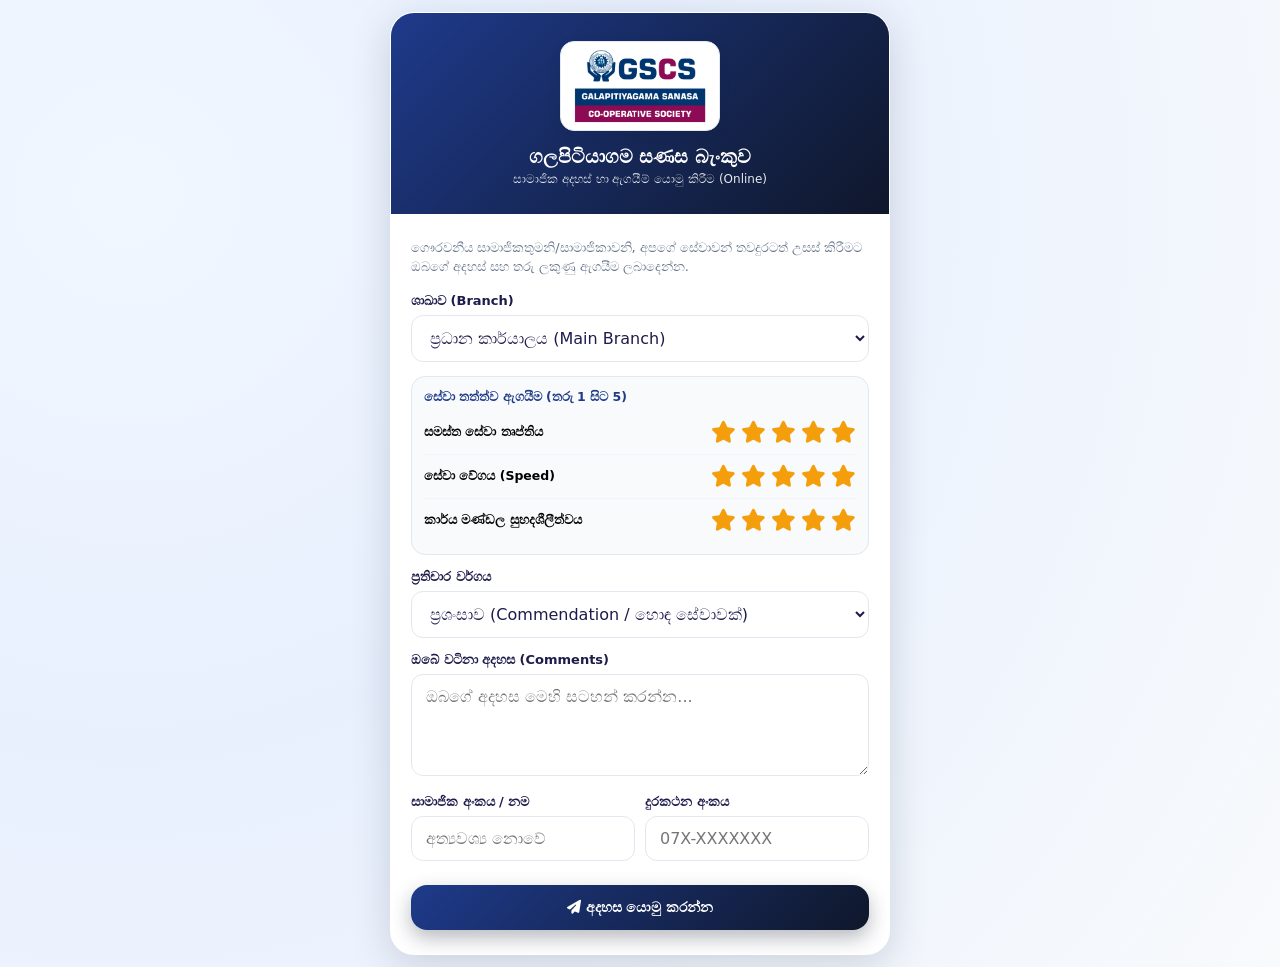
<file: feedback.html>
<!DOCTYPE html>
<html lang="si">
<head>
  <meta charset="UTF-8">
  <meta name="viewport" content="width=device-width, initial-scale=1.0, maximum-scale=1.0, user-scalable=no, viewport-fit=cover">
  <title>සාමාජික අදහස් හා ඇගයීම් Online ද්වාරය - ගලපිටියාගම සණස බැංකුව</title>
  <link rel="stylesheet" href="css/fontawesome.min.css">
  <style>
    :root {
      --primary: #1e3a8a;
      --primary-gradient: linear-gradient(135deg, #1e3a8a 0%, #0f172a 100%);
      --bg: radial-gradient(circle at 10% 20%, #f0f7ff 0%, #e8f0fe 40%, #f8fafc 100%);
      --font: 'Segoe UI', system-ui, -apple-system, sans-serif;
    }
    * {
      box-sizing: border-box;
      margin: 0;
      padding: 0;
      font-family: var(--font);
      touch-action: manipulation;
    }
    html, body {
      width: 100%;
      max-width: 100vw;
      overflow-x: hidden;
      -webkit-text-size-adjust: 100%;
      text-size-adjust: 100%;
    }
    body {
      background: var(--bg);
      min-height: 100vh;
      display: flex;
      align-items: center;
      justify-content: center;
      padding: 12px 10px;
    }
    .mobile-card {
      background: #ffffff;
      width: 100%;
      max-width: 500px;
      border-radius: 24px;
      box-shadow: 0 10px 40px rgba(15, 23, 42, 0.16);
      overflow: hidden;
      border: 1px solid rgba(255, 255, 255, 0.8);
      box-sizing: border-box;
    }
    .mobile-header {
      background: var(--primary-gradient);
      color: #fff;
      padding: 28px 20px;
      text-align: center;
    }
    .emblem {
      width: 56px;
      height: 56px;
      background: #fff;
      color: #1e3a8a;
      border-radius: 18px;
      margin: 0 auto 12px;
      display: flex;
      align-items: center;
      justify-content: center;
      font-size: 26px;
      font-weight: 800;
      box-shadow: 0 6px 14px rgba(0,0,0,0.15);
    }
    .mobile-header h2 { font-size: 19px; font-weight: 800; margin-bottom: 4px; }
    .mobile-header p { font-size: 12px; opacity: 0.9; }
    .mobile-body { padding: 24px 20px; }
    .star-row {
      display: flex;
      justify-content: space-between;
      align-items: center;
      padding: 10px 0;
      border-bottom: 1px solid #f1f5f9;
    }
    .star-stars i {
      font-size: 22px;
      color: #cbd5e1;
      cursor: pointer;
      transition: color 0.15s;
    }
    .star-stars i.active { color: #f59e0b; }
    .form-group { margin-bottom: 14px; }
    .form-label { display: block; font-size: 13px; font-weight: 700; color: #1e1b4b; margin-bottom: 6px; }
    .form-control, input, select, textarea {
      width: 100%;
      padding: 12px 14px;
      border-radius: 12px;
      border: 1.5px solid #e2e8f0;
      font-size: 16px !important; /* Prevents auto-zoom on iOS/Android */
      outline: none;
      transition: border-color 0.2s, box-shadow 0.2s;
      box-sizing: border-box;
      touch-action: manipulation;
      background-color: #ffffff;
      color: #1e1b4b;
    }
    .form-control:focus { border-color: #2563eb; box-shadow: 0 0 0 3px rgba(37, 99, 235, 0.15); }
    .submit-btn {
      width: 100%;
      padding: 14px;
      background: var(--primary-gradient);
      color: #fff;
      border: none;
      border-radius: 16px;
      font-size: 14px;
      font-weight: 700;
      cursor: pointer;
      box-shadow: 0 8px 20px rgba(15, 23, 42, 0.3);
      transition: transform 0.2s, box-shadow 0.2s;
      margin-top: 10px;
    }
    .submit-btn:hover { transform: translateY(-2px); box-shadow: 0 10px 24px rgba(15, 23, 42, 0.4); }
    .success-screen { display: none; text-align: center; padding: 40px 20px; }
  </style>
</head>
<body>

  <div class="mobile-card">
    <div class="mobile-header">
      <div class="emblem" style="background:#ffffff; border:1.5px solid #e2e8f0; border-radius:14px; padding:6px 12px; width:160px; height:auto; margin:0 auto 14px; display:flex; align-items:center; justify-content:center; box-shadow:0 4px 14px rgba(0,0,0,0.06);">
        <img src="images/gscs_logo.png" alt="GSCS Logo" style="width:100%; height:auto; display:block;">
      </div>
      <h2>ගලපිටියාගම සණස බැංකුව</h2>
      <p>සාමාජික අදහස් හා ඇගයීම් යොමු කිරීම (Online)</p>
    </div>

    <div class="mobile-body" id="form-container">
      <p style="font-size:13px; color:#64748b; margin-bottom:16px; line-height:1.5;">
        ගෞරවනීය සාමාජිකතුමනි/සාමාජිකාවනි, අපගේ සේවාවන් තවදුරටත් උසස් කිරීමට ඔබගේ අදහස් සහ තරු ලකුණු ඇගයීම ලබාදෙන්න.
      </p>

      <form id="mobile-fb-form">
        <div class="form-group">
          <label class="form-label">ශාඛාව (Branch)</label>
          <select id="fb-branch" class="form-control">
            <option value="ප්‍රධාන කාර්යාලය (Main Branch)">ප්‍රධාන කාර්යාලය (Main Branch)</option>
          </select>
        </div>

        <div style="background:#f8fafc; padding:12px; border-radius:14px; margin-bottom:14px; border:1px solid #e2e8f0;">
          <h4 style="font-size:12.5px; color:#1e3a8a; font-weight:800; margin-bottom:6px;">සේවා තත්ත්ව ඇගයීම (තරු 1 සිට 5)</h4>
          
          <div class="star-row">
            <span style="font-size:12.5px; font-weight:600;">සමස්ත සේවා තෘප්තිය</span>
            <div class="star-stars" id="star-box-overall">
              <i class="fa-solid fa-star active" data-v="1"></i>
              <i class="fa-solid fa-star active" data-v="2"></i>
              <i class="fa-solid fa-star active" data-v="3"></i>
              <i class="fa-solid fa-star active" data-v="4"></i>
              <i class="fa-solid fa-star active" data-v="5"></i>
            </div>
          </div>

          <div class="star-row">
            <span style="font-size:12.5px; font-weight:600;">සේවා වේගය (Speed)</span>
            <div class="star-stars" id="star-box-speed">
              <i class="fa-solid fa-star active" data-v="1"></i>
              <i class="fa-solid fa-star active" data-v="2"></i>
              <i class="fa-solid fa-star active" data-v="3"></i>
              <i class="fa-solid fa-star active" data-v="4"></i>
              <i class="fa-solid fa-star active" data-v="5"></i>
            </div>
          </div>

          <div class="star-row" style="border-bottom:none;">
            <span style="font-size:12.5px; font-weight:600;">කාර්ය මණ්ඩල සුහදශීලීත්වය</span>
            <div class="star-stars" id="star-box-friendly">
              <i class="fa-solid fa-star active" data-v="1"></i>
              <i class="fa-solid fa-star active" data-v="2"></i>
              <i class="fa-solid fa-star active" data-v="3"></i>
              <i class="fa-solid fa-star active" data-v="4"></i>
              <i class="fa-solid fa-star active" data-v="5"></i>
            </div>
          </div>
        </div>

        <div class="form-group">
          <label class="form-label">ප්‍රතිචාර වර්ගය</label>
          <select id="fb-type" class="form-control">
            <option value="ප්‍රශංසාව (Commendation)">ප්‍රශංසාව (Commendation / හොඳ සේවාවක්)</option>
            <option value="යෝජනාව (Suggestion)">සංවර්ධන යෝජනාව (Suggestion)</option>
            <option value="පැමිණිල්ල (Grievance)">අඩුපාඩුවක් / පැමිණිල්ලක් (Complaint)</option>
          </select>
        </div>

        <div class="form-group">
          <label class="form-label">ඔබේ වටිනා අදහස (Comments)</label>
          <textarea id="fb-comments" class="form-control" rows="4" required placeholder="ඔබගේ අදහස මෙහි සටහන් කරන්න..."></textarea>
        </div>

        <div style="display:grid; grid-template-columns:1fr 1fr; gap:10px;">
          <div class="form-group">
            <label class="form-label">සාමාජික අංකය / නම</label>
            <input type="text" id="fb-name" class="form-control" placeholder="අත්‍යවශ්‍ය නොවේ">
          </div>
          <div class="form-group">
            <label class="form-label">දුරකථන අංකය</label>
            <input type="text" id="fb-phone" class="form-control" placeholder="07X-XXXXXXX">
          </div>
        </div>

        <button type="submit" class="submit-btn">
          <i class="fa-solid fa-paper-plane"></i> අදහස යොමු කරන්න
        </button>
      </form>
    </div>

    <!-- Success Screen -->
    <div class="success-screen" id="success-screen">
      <div style="width:64px; height:64px; background:#eff6ff; color:#1e3a8a; border-radius:50%; margin:0 auto 16px; display:flex; align-items:center; justify-content:center; font-size:28px;">
        <i class="fa-solid fa-heart"></i>
      </div>
      <h3 style="font-size:20px; font-weight:800; color:#1e1b4b;">බොහොමත්ම ස්තූතියි!</h3>
      <p style="font-size:13px; color:#64748b; margin:8px 0 20px;">
        ඔබගේ අදහස ගලපිටියාගම සණස බැංකුවේ කළමනාකාරීත්වය වෙත සෘජුව ලැබිණි.
      </p>
      <div style="background:#f8fafc; padding:12px; border-radius:12px; font-weight:700; color:#1e3a8a; margin-bottom:20px; font-size:14px;">
        ප්‍රතිචාර අංකය: <span id="fb-ref">MFB-2026-000</span>
      </div>
      <button class="submit-btn" style="background:#f1f5f9; color:#475569; box-shadow:none;" onclick="resetForm()">නැවත මුල් පිටුවට</button>
    </div>
  </div>

  <script src="js/config.js"></script>
  <script>
    let rateOverall = 5;

    function initStars(id, cb) {
      const box = document.getElementById(id);
      const icons = box.querySelectorAll('i');
      icons.forEach(icon => {
        icon.addEventListener('click', () => {
          const val = parseInt(icon.getAttribute('data-v'));
          cb(val);
          icons.forEach((ic, i) => ic.classList.toggle('active', i < val));
        });
      });
    }

    initStars('star-box-overall', v => rateOverall = v);
    initStars('star-box-speed', () => {});
    initStars('star-box-friendly', () => {});

    document.getElementById('mobile-fb-form').addEventListener('submit', async (e) => {
      e.preventDefault();
      const submitBtn = e.target.querySelector('button[type="submit"]');
      if (submitBtn) {
        submitBtn.disabled = true;
        submitBtn.innerHTML = '<i class="fa-solid fa-spinner fa-spin"></i> යොමු කරමින් පවතී...';
      }

      const refNo = `MFB-2026-${Math.floor(100 + Math.random() * 900)}`;
      const now = new Date();
      const dateStr = now.toISOString().split('T')[0] + ' ' + now.toTimeString().substring(0, 5);

      const payload = {
        id: refNo,
        timestamp: dateStr,
        memberName: document.getElementById('fb-name').value || 'සමුපකාර සාමාජික/ගනුදෙනුකාරභවතා',
        memberNo: document.getElementById('fb-name').value ? '' : 'Anonymous',
        branch: document.getElementById('fb-branch').value,
        phone: document.getElementById('fb-phone').value || '',
        overallRating: rateOverall,
        feedbackType: document.getElementById('fb-type').value,
        comments: document.getElementById('fb-comments').value,
        status: 'නව (New)'
      };

      // 1. Send to Google Sheets / Cloud Sync if configured
      const cloudUrl = typeof getCloudSyncUrl === 'function' ? getCloudSyncUrl() : '';
      if (cloudUrl) {
        try {
          await fetch(cloudUrl, {
            method: 'POST',
            mode: 'no-cors',
            headers: { 'Content-Type': 'text/plain;charset=utf-8' },
            body: JSON.stringify({ type: 'member_feedback', data: payload })
          });
        } catch (err) {
          console.warn('Cloud sync error:', err);
        }
      }

      // 2. Try Localhost / LAN Backend API if reachable
      try {
        await fetch('/api/quick-submit', {
          method: 'POST',
          headers: { 'Content-Type': 'application/json' },
          body: JSON.stringify({ type: 'member_feedback', data: payload })
        });
      } catch (err) {}

      // 3. Persist to LocalStorage
      try {
        const stored = localStorage.getItem('galapitiyagama_sanasa_hrms');
        if (stored) {
          const parsed = JSON.parse(stored);
          parsed.memberFeedbacks = parsed.memberFeedbacks || [];
          parsed.memberFeedbacks.unshift(payload);
          localStorage.setItem('galapitiyagama_sanasa_hrms', JSON.stringify(parsed));
        }
      } catch (e) {}

      document.getElementById('fb-ref').textContent = refNo;
      document.getElementById('form-container').style.display = 'none';
      document.getElementById('success-screen').style.display = 'block';
    });

    function resetForm() {
      document.getElementById('mobile-fb-form').reset();
      document.getElementById('form-container').style.display = 'block';
      document.getElementById('success-screen').style.display = 'none';
    }
  </script>
</body>
</html>
</file>
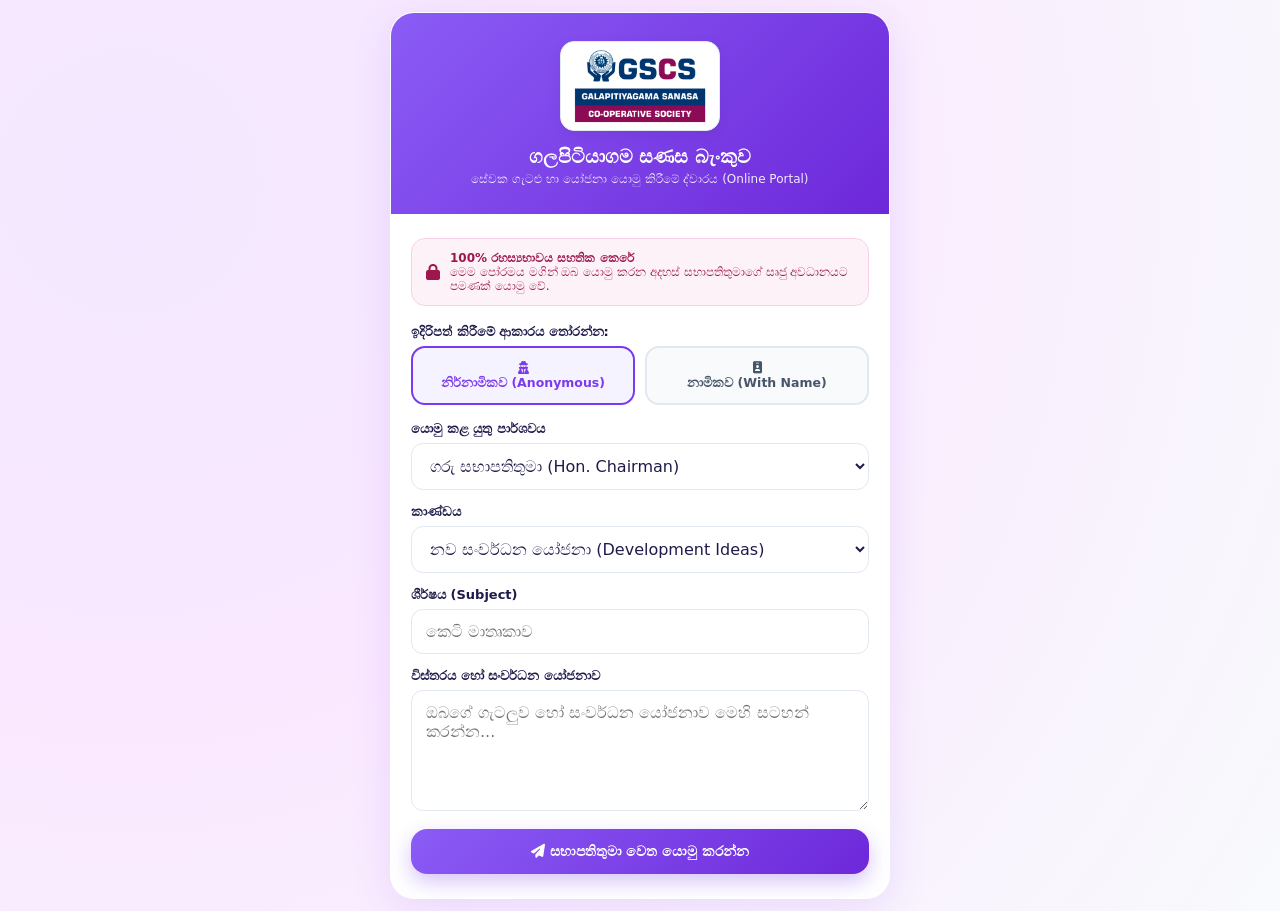
<file: grievance.html>
<!DOCTYPE html>
<html lang="si">
<head>
  <meta charset="UTF-8">
  <meta name="viewport" content="width=device-width, initial-scale=1.0, maximum-scale=1.0, user-scalable=no, viewport-fit=cover">
  <title>ගරු සභාපති හා අධ්‍යක්ෂ මණ්ඩල සෘජු සේවක ද්වාරය - ගලපිටියාගම සණස</title>
  <link rel="stylesheet" href="css/fontawesome.min.css">
  <style>
    :root {
      --primary: #7c3aed;
      --primary-gradient: linear-gradient(135deg, #8b5cf6 0%, #6d28d9 100%);
      --bg: radial-gradient(circle at 10% 20%, #f3e8ff 0%, #fae8ff 40%, #f8fafc 100%);
      --font: 'Segoe UI', system-ui, -apple-system, sans-serif;
    }
    * {
      box-sizing: border-box;
      margin: 0;
      padding: 0;
      font-family: var(--font);
      touch-action: manipulation;
    }
    html, body {
      width: 100%;
      max-width: 100vw;
      overflow-x: hidden;
      -webkit-text-size-adjust: 100%;
      text-size-adjust: 100%;
    }
    body {
      background: var(--bg);
      min-height: 100vh;
      display: flex;
      align-items: center;
      justify-content: center;
      padding: 12px 10px;
    }
    .mobile-card {
      background: #ffffff;
      width: 100%;
      max-width: 500px;
      border-radius: 24px;
      box-shadow: 0 10px 40px rgba(124, 58, 237, 0.12);
      overflow: hidden;
      border: 1px solid rgba(255, 255, 255, 0.8);
      box-sizing: border-box;
    }
    .mobile-header {
      background: var(--primary-gradient);
      color: #fff;
      padding: 28px 20px;
      text-align: center;
    }
    .emblem {
      width: 56px;
      height: 56px;
      background: #fff;
      color: #7c3aed;
      border-radius: 18px;
      margin: 0 auto 12px;
      display: flex;
      align-items: center;
      justify-content: center;
      font-size: 26px;
      font-weight: 800;
      box-shadow: 0 6px 14px rgba(0,0,0,0.15);
    }
    .mobile-header h2 { font-size: 19px; font-weight: 800; margin-bottom: 4px; }
    .mobile-header p { font-size: 12px; opacity: 0.9; }
    .mobile-body { padding: 24px 20px; }
    .confidential-pill {
      background: #fdf2f8;
      border: 1px solid #fbcfe8;
      border-radius: 14px;
      padding: 12px 14px;
      font-size: 12px;
      color: #9d174d;
      display: flex;
      align-items: center;
      gap: 10px;
      margin-bottom: 18px;
    }
    .anon-selector {
      display: grid;
      grid-template-columns: 1fr 1fr;
      gap: 10px;
      margin-bottom: 16px;
    }
    .anon-btn {
      padding: 12px 10px;
      border: 2px solid #e2e8f0;
      border-radius: 14px;
      text-align: center;
      cursor: pointer;
      font-size: 12.5px;
      font-weight: 700;
      transition: all 0.2s;
      background: #f8fafc;
      color: #475569;
    }
    .anon-btn.active {
      border-color: #7c3aed;
      background: #f5f3ff;
      color: #7c3aed;
    }
    .form-group { margin-bottom: 14px; }
    .form-label { display: block; font-size: 13px; font-weight: 700; color: #1e1b4b; margin-bottom: 6px; }
    .form-control, input, select, textarea {
      width: 100%;
      padding: 12px 14px;
      border-radius: 12px;
      border: 1.5px solid #e2e8f0;
      font-size: 16px !important; /* Prevents auto-zoom on iOS/Android */
      outline: none;
      transition: border-color 0.2s, box-shadow 0.2s;
      box-sizing: border-box;
      touch-action: manipulation;
      background-color: #ffffff;
      color: #1e1b4b;
    }
    .form-control:focus {
      border-color: #8b5cf6;
      box-shadow: 0 0 0 3px rgba(139, 92, 246, 0.15);
    }
    .submit-btn {
      width: 100%;
      padding: 14px;
      background: var(--primary-gradient);
      color: #fff;
      border: none;
      border-radius: 16px;
      font-size: 14px;
      font-weight: 700;
      cursor: pointer;
      box-shadow: 0 8px 20px rgba(124, 58, 237, 0.3);
      transition: transform 0.2s;
    }
    .submit-btn:hover { transform: translateY(-2px); }
    .success-screen { display: none; text-align: center; padding: 40px 20px; }
  </style>
</head>
<body>

  <div class="mobile-card">
    <div class="mobile-header">
      <div class="emblem" style="background:#ffffff; border:1.5px solid #e2e8f0; border-radius:14px; padding:6px 12px; width:160px; height:auto; margin:0 auto 14px; display:flex; align-items:center; justify-content:center; box-shadow:0 4px 14px rgba(0,0,0,0.06);">
        <img src="images/gscs_logo.png" alt="GSCS Logo" style="width:100%; height:auto; display:block;">
      </div>
      <h2>ගලපිටියාගම සණස බැංකුව</h2>
      <p>සේවක ගැටළු හා යෝජනා යොමු කිරීමේ ද්වාරය (Online Portal)</p>
    </div>

    <div class="mobile-body" id="form-container">
      <div class="confidential-pill">
        <i class="fa-solid fa-lock" style="font-size:16px;"></i>
        <div>
          <strong>100% රහස්‍යභාවය සහතික කෙරේ</strong><br>
          <span id="confidential-text">මෙම පෝරමය මගින් ඔබ යොමු කරන අදහස් සභාපතිතුමාගේ සෘජු අවධානයට පමණක් යොමු වේ.</span>
        </div>
      </div>

      <form id="mobile-grv-form">
        <label class="form-label">ඉදිරිපත් කිරීමේ ආකාරය තෝරන්න:</label>
        <div class="anon-selector">
          <div class="anon-btn active" id="btn-anon" onclick="setAnon(true)">
            <i class="fa-solid fa-user-secret"></i><br>
            නිර්නාමිකව (Anonymous)
          </div>
          <div class="anon-btn" id="btn-named" onclick="setAnon(false)">
            <i class="fa-solid fa-id-badge"></i><br>
            නාමිකව (With Name)
          </div>
        </div>

        <div id="named-box" style="display:none; background:#f8fafc; padding:12px; border-radius:12px; margin-bottom:14px; border:1px solid #e2e8f0;">
          <div class="form-group">
            <label class="form-label">ඔබගේ නම හෝ සේවක අංකය</label>
            <input type="text" id="inp-name" class="form-control" placeholder="උදා: එස්. එම්. සුනිල් ශාන්ත">
          </div>
          <div class="form-group" style="margin-bottom:0;">
            <label class="form-label">අංශය / දෙපාර්තමේන්තුව (Department)</label>
            <select id="inp-dept" class="form-control">
              <option value="OAD — මෙහෙයුම් හා පරිපාලන අංශය (Operations and Administration Division)">OAD — මෙහෙයුම් හා පරිපාලන අංශය (Operations and Administration Division)</option>
              <option value="FMD — මූල්‍ය හා කළමනාකරණ අංශය (Finance and Management Division)">FMD — මූල්‍ය හා කළමනාකරණ අංශය (Finance and Management Division)</option>
              <option value="CSD — පාරිභෝගික සේවා අංශය (Customer Service Division)">CSD — පාරිභෝගික සේවා අංශය (Customer Service Division)</option>
              <option value="LID — ණය නිකුත් කිරීමේ අංශය (Loan Issuance Division)">LID — ණය නිකුත් කිරීමේ අංශය (Loan Issuance Division)</option>
              <option value="LRP — ණය අයකර ගැනීම, ප්‍රවර්ධන, සුභසාධන හා තාක්ෂණික අංශය (Loan Recovery, Promotion, Welfare, and Technical Division)">LRP — ණය අයකර ගැනීම, ප්‍රවර්ධන, සුභසාධන හා තාක්ෂණික අංශය</option>
              <option value="FLD — ක්ෂේත්‍ර අංශය (Field Division)">FLD — ක්ෂේත්‍ර අංශය (Field Division)</option>
            </select>
          </div>
        </div>

        <div class="form-group">
          <label class="form-label">යොමු කළ යුතු පාර්ශවය</label>
          <select id="inp-target" class="form-control">
            <option value="ගරු සභාපතිතුමා (Hon. Chairman)">ගරු සභාපතිතුමා (Hon. Chairman)</option>
            <option value="කළමනාකාරතුමා (Manager)">කළමනාකාරතුමා (Manager)</option>
          </select>
        </div>

        <div class="form-group">
          <label class="form-label">කාණ්ඩය</label>
          <select id="inp-category" class="form-control">
            <option value="නව සංවර්ධන යෝජනා (Development Ideas)">නව සංවර්ධන යෝජනා (Development Ideas)</option>
            <option value="සුභසාධන සහ සේවා පහසුකම්">සුභසාධන සහ සේවා පහසුකම් (Welfare)</option>
            <option value="සේවා කොන්දේසි හා පුහුණු">සේවා කොන්දේසි හා පුහුණු (Working Conditions)</option>
            <option value="පරිපාලන ගැටළු">පරිපාලන හා කාර්යාලීය ගැටළු (Administrative)</option>
          </select>
        </div>

        <div class="form-group">
          <label class="form-label">ශීර්ෂය (Subject)</label>
          <input type="text" id="inp-title" class="form-control" required placeholder="කෙටි මාතෘකාව">
        </div>

        <div class="form-group">
          <label class="form-label">විස්තරය හෝ සංවර්ධන යෝජනාව</label>
          <textarea id="inp-desc" class="form-control" rows="5" required placeholder="ඔබගේ ගැටලුව හෝ සංවර්ධන යෝජනාව මෙහි සටහන් කරන්න..."></textarea>
        </div>

        <button type="submit" class="submit-btn" id="btn-submit">
          <i class="fa-solid fa-paper-plane"></i> <span id="submit-btn-text">සභාපතිතුමා වෙත යොමු කරන්න</span>
        </button>
      </form>
    </div>

    <!-- Success Screen -->
    <div class="success-screen" id="success-screen">
      <div style="width:64px; height:64px; background:#ede9fe; color:#7c3aed; border-radius:50%; margin:0 auto 16px; display:flex; align-items:center; justify-content:center; font-size:28px;">
        <i class="fa-solid fa-check"></i>
      </div>
      <h3 style="font-size:20px; font-weight:800; color:#1e1b4b;">යොමු කිරීම සාර්ථකයි!</h3>
      <p style="font-size:13px; color:#64748b; margin:8px 0 20px;" id="success-target-msg">
        ඔබගේ පණිවිඩය ආරක්ෂිතව ගලපිටියාගම සණස සමුපකාර සමිතියේ ගරු සභාපතිතුමාගේ සෘජු අවධානයට යොමු විය.
      </p>
      <div style="background:#f8fafc; padding:12px; border-radius:12px; font-weight:700; color:#7c3aed; margin-bottom:20px; font-size:14px;">
        යොමු අංකය: <span id="ref-display">GRV-2026-000</span>
      </div>
      <button class="submit-btn" style="background:#f1f5f9; color:#475569; box-shadow:none;" onclick="resetForm()">තවත් අදහසක් යොමු කරන්න</button>
    </div>
  </div>

  <script src="js/config.js"></script>
  <script>
    let isAnonymous = true;

    function setAnon(anon) {
      isAnonymous = anon;
      document.getElementById('btn-anon').classList.toggle('active', anon);
      document.getElementById('btn-named').classList.toggle('active', !anon);
      document.getElementById('named-box').style.display = anon ? 'none' : 'block';
    }

    document.getElementById('mobile-grv-form').addEventListener('submit', async (e) => {
      e.preventDefault();
      const submitBtn = e.target.querySelector('button[type="submit"]');
      if (submitBtn) {
        submitBtn.disabled = true;
        submitBtn.innerHTML = '<i class="fa-solid fa-spinner fa-spin"></i> යොමු කරමින් පවතී...';
      }

      const refNo = `GRV-2026-${Math.floor(100 + Math.random() * 900)}`;
      const now = new Date();
      const dateStr = now.toISOString().split('T')[0] + ' ' + now.toTimeString().substring(0, 5);

      const payload = {
        id: refNo,
        timestamp: dateStr,
        isAnonymous: isAnonymous,
        employeeName: isAnonymous ? 'නිර්නාමික (Anonymous Staff Member)' : (document.getElementById('inp-name').value || 'කාර්ය මණ්ඩල සාමාජික'),
        employeeId: isAnonymous ? 'ANON' : 'STAFF',
        department: isAnonymous ? '' : document.getElementById('inp-dept').value,
        targetRecipient: document.getElementById('inp-target').value,
        category: document.getElementById('inp-category').value,
        title: document.getElementById('inp-title').value,
        description: document.getElementById('inp-desc').value,
        status: 'නව (New)',
        priority: 'මධ්‍යම (Medium)',
        boardNotes: '',
        actionTaken: ''
      };

      // 1. Send to Google Sheets / Cloud Sync if configured
      const cloudUrl = typeof getCloudSyncUrl === 'function' ? getCloudSyncUrl() : '';
      if (cloudUrl) {
        try {
          await fetch(cloudUrl, {
            method: 'POST',
            mode: 'no-cors',
            headers: { 'Content-Type': 'text/plain;charset=utf-8' },
            body: JSON.stringify({ type: 'grievance', data: payload })
          });
        } catch (err) {
          console.warn('Cloud sync error:', err);
        }
      }

      // 2. Try Localhost / LAN Backend API if reachable
      try {
        await fetch('/api/quick-submit', {
          method: 'POST',
          headers: { 'Content-Type': 'application/json' },
          body: JSON.stringify({ type: 'grievance', data: payload })
        });
      } catch (err) {}

      // 3. Persist to LocalStorage
      try {
        const stored = localStorage.getItem('galapitiyagama_sanasa_hrms');
        if (stored) {
          const parsed = JSON.parse(stored);
          parsed.grievances = parsed.grievances || [];
          parsed.grievances.unshift(payload);
          localStorage.setItem('galapitiyagama_sanasa_hrms', JSON.stringify(parsed));
        }
      } catch (e) {}

      document.getElementById('ref-display').textContent = refNo;
      const targetLabel = payload.targetRecipient.includes('Manager') ? 'කළමනාකාරතුමාගේ' : 'ගරු සභාපතිතුමාගේ';
      const successTargetMsg = document.getElementById('success-target-msg');
      if (successTargetMsg) {
        successTargetMsg.textContent = `ඔබගේ පණිවිඩය ආරක්ෂිතව ගලපිටියාගම සණස සමුපකාර සමිතියේ ${targetLabel} සෘජු අවධානයට යොමු විය.`;
      }
      document.getElementById('form-container').style.display = 'none';
      document.getElementById('success-screen').style.display = 'block';
    });

    const targetSelect = document.getElementById('inp-target');
    if (targetSelect) {
      targetSelect.addEventListener('change', function() {
        const isManager = this.value.includes('Manager');
        const submitBtnText = document.getElementById('submit-btn-text');
        const confText = document.getElementById('confidential-text');
        if (isManager) {
          if (submitBtnText) submitBtnText.textContent = 'කළමනාකාරතුමා වෙත යොමු කරන්න';
          if (confText) confText.textContent = 'මෙම පෝරමය මගින් ඔබ යොමු කරන අදහස් කළමනාකාරතුමාගේ සෘජු අවධානයට පමණක් යොමු වේ.';
        } else {
          if (submitBtnText) submitBtnText.textContent = 'සභාපතිතුමා වෙත යොමු කරන්න';
          if (confText) confText.textContent = 'මෙම පෝරමය මගින් ඔබ යොමු කරන අදහස් සභාපතිතුමාගේ සෘජු අවධානයට පමණක් යොමු වේ.';
        }
      });
    }

    function resetForm() {
      document.getElementById('mobile-grv-form').reset();
      setAnon(true);
      const submitBtn = document.getElementById('btn-submit');
      const submitBtnText = document.getElementById('submit-btn-text');
      const confText = document.getElementById('confidential-text');
      if (submitBtn) {
        submitBtn.disabled = false;
        if (submitBtnText) submitBtnText.textContent = 'සභාපතිතුමා වෙත යොමු කරන්න';
      }
      if (confText) confText.textContent = 'මෙම පෝරමය මගින් ඔබ යොමු කරන අදහස් සභාපතිතුමාගේ සෘජු අවධානයට පමණක් යොමු වේ.';
      document.getElementById('form-container').style.display = 'block';
      document.getElementById('success-screen').style.display = 'none';
    }
  </script>
</body>
</html>
</file>
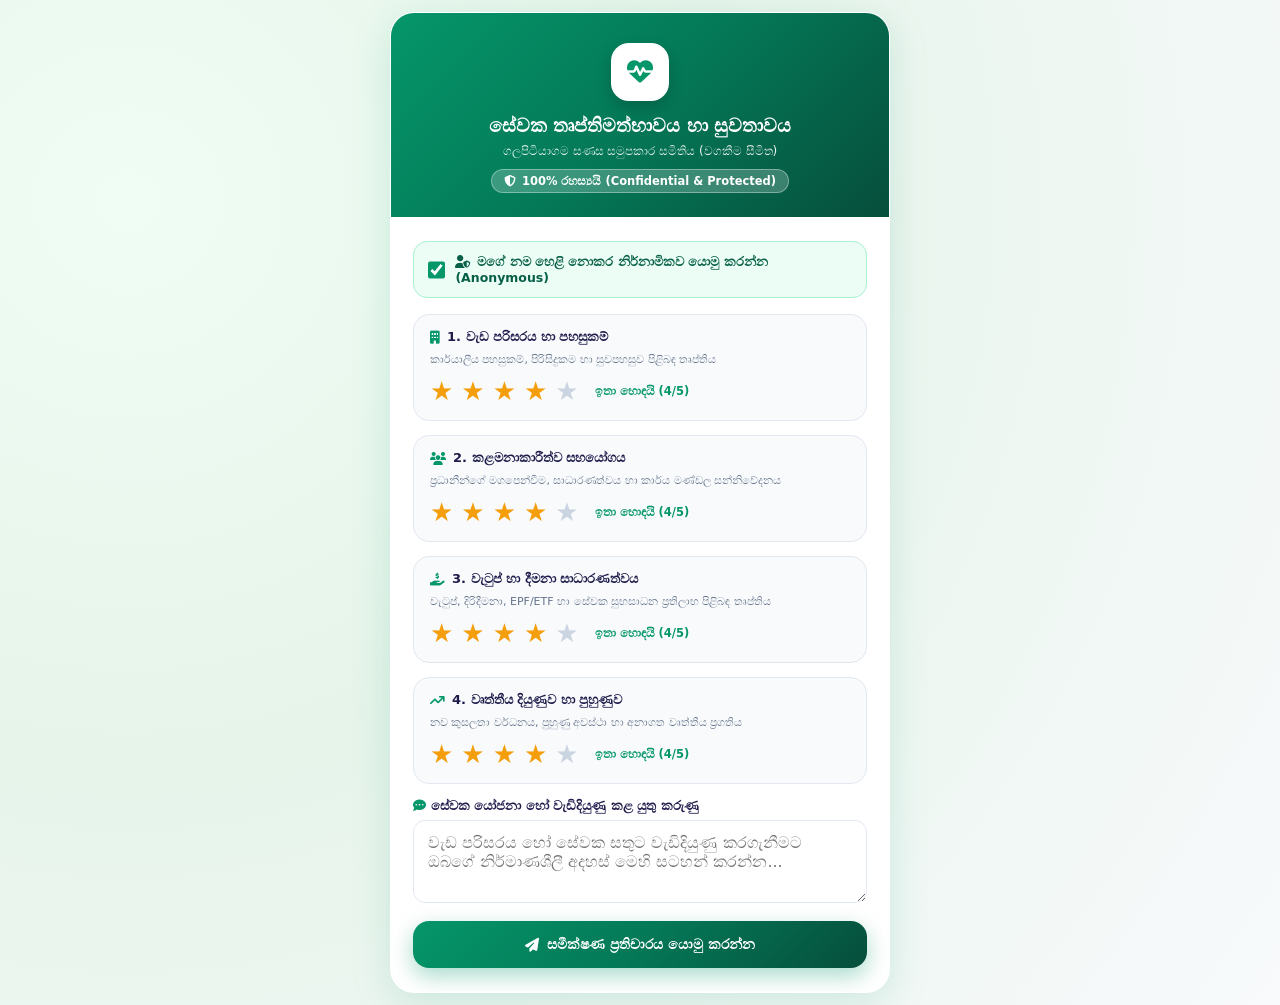
<file: wellbeing.html>
<!DOCTYPE html>
<html lang="si">
<head>
  <meta charset="UTF-8">
  <meta name="viewport" content="width=device-width, initial-scale=1.0, maximum-scale=1.0, user-scalable=no, viewport-fit=cover">
  <title>සේවක තෘප්තිමත්භාවය හා සුවතාවය පිළිබඳ සමීක්ෂණය - ගලපිටියාගම සණස</title>
  <link rel="stylesheet" href="css/fontawesome.min.css">
  <style>
    :root {
      --primary: #059669;
      --primary-dark: #065f46;
      --primary-gradient: linear-gradient(135deg, #059669 0%, #047857 50%, #064e3b 100%);
      --bg: radial-gradient(circle at 10% 20%, #f0fdf4 0%, #e6f4ea 40%, #f8fafc 100%);
      --font: 'Segoe UI', system-ui, -apple-system, sans-serif;
    }
    * {
      box-sizing: border-box;
      margin: 0;
      padding: 0;
      font-family: var(--font);
      touch-action: manipulation;
    }
    html, body {
      width: 100%;
      max-width: 100vw;
      overflow-x: hidden;
      -webkit-text-size-adjust: 100%;
      text-size-adjust: 100%;
    }
    body {
      background: var(--bg);
      min-height: 100vh;
      display: flex;
      align-items: center;
      justify-content: center;
      padding: 12px 10px;
    }
    .mobile-card {
      background: #ffffff;
      width: 100%;
      max-width: 500px;
      border-radius: 24px;
      box-shadow: 0 10px 40px rgba(5, 150, 105, 0.15);
      overflow: hidden;
      border: 1px solid rgba(255, 255, 255, 0.9);
      box-sizing: border-box;
    }
    .mobile-header {
      background: var(--primary-gradient);
      color: #fff;
      padding: 30px 22px 24px;
      text-align: center;
      position: relative;
    }
    .emblem {
      width: 58px;
      height: 58px;
      background: #fff;
      color: #059669;
      border-radius: 18px;
      margin: 0 auto 12px;
      display: flex;
      align-items: center;
      justify-content: center;
      font-size: 26px;
      font-weight: 800;
      box-shadow: 0 6px 16px rgba(0,0,0,0.18);
    }
    .mobile-header h2 { font-size: 19px; font-weight: 800; margin-bottom: 5px; line-height: 1.3; }
    .mobile-header p { font-size: 12px; opacity: 0.92; line-height: 1.4; }
    .confidential-pill {
      display: inline-flex;
      align-items: center;
      gap: 6px;
      background: rgba(255, 255, 255, 0.22);
      backdrop-filter: blur(8px);
      padding: 4px 12px;
      border-radius: 20px;
      font-size: 11.5px;
      font-weight: 700;
      margin-top: 10px;
      border: 1px solid rgba(255, 255, 255, 0.35);
    }
    .mobile-body { padding: 24px 22px; }

    .rating-card {
      background: #f8fafc;
      border: 1.5px solid #e2e8f0;
      border-radius: 16px;
      padding: 14px 16px;
      margin-bottom: 14px;
      transition: all 0.2s ease;
    }
    .rating-card:focus-within, .rating-card:hover {
      border-color: #059669;
      background: #ffffff;
      box-shadow: 0 4px 14px rgba(5, 150, 105, 0.08);
    }
    .rating-header {
      display: flex;
      justify-content: space-between;
      align-items: center;
      margin-bottom: 8px;
    }
    .rating-title {
      font-size: 13px;
      font-weight: 700;
      color: #1e1b4b;
      display: flex;
      align-items: center;
      gap: 7px;
    }
    .rating-desc {
      font-size: 11px;
      color: #64748b;
      margin-bottom: 10px;
    }
    .rating-stars {
      display: flex;
      gap: 8px;
      align-items: center;
    }
    .star-btn {
      font-size: 26px;
      color: #cbd5e1;
      cursor: pointer;
      transition: color 0.15s, transform 0.15s;
      user-select: none;
    }
    .star-btn:hover { transform: scale(1.15); }
    .star-btn.active { color: #f59e0b; }
    .rating-score-label {
      font-size: 11.5px;
      font-weight: 700;
      color: #059669;
      margin-left: 8px;
      min-width: 80px;
    }

    .form-group { margin-bottom: 14px; }
    .form-label { display: block; font-size: 13px; font-weight: 700; color: #1e1b4b; margin-bottom: 6px; }
    .form-control, input, select, textarea {
      width: 100%;
      padding: 12px 14px;
      border-radius: 12px;
      border: 1.5px solid #e2e8f0;
      font-size: 16px !important; /* Prevents auto-zoom on iOS/Android */
      outline: none;
      transition: border-color 0.2s, box-shadow 0.2s;
      box-sizing: border-box;
      touch-action: manipulation;
      background-color: #ffffff;
      color: #1e1b4b;
    }
    .form-control:focus { border-color: #059669; box-shadow: 0 0 0 3px rgba(5, 150, 105, 0.15); }

    .anon-box {
      background: #ecfdf5;
      border: 1.5px solid #a7f3d0;
      border-radius: 14px;
      padding: 12px 14px;
      display: flex;
      align-items: center;
      gap: 10px;
      margin-bottom: 16px;
      cursor: pointer;
    }
    .anon-box input[type="checkbox"] {
      width: 18px;
      height: 18px;
      accent-color: #059669;
      cursor: pointer;
    }
    .anon-box label {
      font-size: 12.5px;
      font-weight: 700;
      color: #065f46;
      cursor: pointer;
    }

    .submit-btn {
      width: 100%;
      padding: 15px;
      background: var(--primary-gradient);
      color: #fff;
      border: none;
      border-radius: 16px;
      font-size: 14px;
      font-weight: 800;
      cursor: pointer;
      box-shadow: 0 8px 22px rgba(5, 150, 105, 0.35);
      transition: transform 0.2s, box-shadow 0.2s;
      margin-top: 10px;
      display: flex;
      align-items: center;
      justify-content: center;
      gap: 8px;
    }
    .submit-btn:hover { transform: translateY(-2px); box-shadow: 0 10px 26px rgba(5, 150, 105, 0.45); }
    .submit-btn:disabled { opacity: 0.7; cursor: not-allowed; }

    .success-screen {
      display: none;
      text-align: center;
      padding: 44px 24px;
    }
    .success-icon {
      width: 72px;
      height: 72px;
      background: #dcfce7;
      color: #059669;
      border-radius: 50%;
      display: flex;
      align-items: center;
      justify-content: center;
      font-size: 34px;
      margin: 0 auto 16px;
      box-shadow: 0 10px 24px rgba(5, 150, 105, 0.2);
    }
  </style>
</head>
<body>

  <div class="mobile-card">
    <!-- Header -->
    <div class="mobile-header">
      <div class="emblem"><i class="fa-solid fa-heart-pulse"></i></div>
      <h2>සේවක තෘප්තිමත්භාවය හා සුවතාවය</h2>
      <p>ගලපිටියාගම සණස සමුපකාර සමිතිය (වගකීම සීමිත)</p>
      <div class="confidential-pill">
        <i class="fa-solid fa-shield-halved"></i> 100% රහස්‍යයි (Confidential & Protected)
      </div>
    </div>

    <!-- Survey Form Container -->
    <div class="mobile-body" id="form-container">
      <form id="wellbeing-form">

        <!-- Anonymous Option -->
        <div class="anon-box" onclick="toggleAnonBox(event)">
          <input type="checkbox" id="chk-anonymous" checked>
          <label for="chk-anonymous"><i class="fa-solid fa-user-shield" style="margin-right:6px;"></i>මගේ නම හෙළි නොකර නිර්නාමිකව යොමු කරන්න (Anonymous)</label>
        </div>

        <!-- Optional Staff Details (shown if not anonymous) -->
        <div id="staff-details-fields" style="display:none; margin-bottom:14px; background:#f8fafc; padding:12px; border-radius:12px; border:1px solid #e2e8f0;">
          <div class="form-group">
            <label class="form-label">ඔබගේ නම (Staff Name)</label>
            <input type="text" id="inp-staff-name" class="form-control" placeholder="නම මෙහි සටහන් කරන්න">
          </div>
          <div class="form-group" style="margin-bottom:0;">
            <label class="form-label">දෙපාර්තමේන්තුව / අංශය (Department)</label>
            <select id="inp-staff-dept" class="form-control">
              <option value="OAD — මෙහෙයුම් හා පරිපාලන අංශය (Operations and Administration Division)">OAD — මෙහෙයුම් හා පරිපාලන අංශය (Operations and Administration Division)</option>
              <option value="FMD — මූල්‍ය හා කළමනාකරණ අංශය (Finance and Management Division)">FMD — මූල්‍ය හා කළමනාකරණ අංශය (Finance and Management Division)</option>
              <option value="CSD — පාරිභෝගික සේවා අංශය (Customer Service Division)">CSD — පාරිභෝගික සේවා අංශය (Customer Service Division)</option>
              <option value="LID — ණය නිකුත් කිරීමේ අංශය (Loan Issuance Division)">LID — ණය නිකුත් කිරීමේ අංශය (Loan Issuance Division)</option>
              <option value="LRP — ණය අයකර ගැනීම, ප්‍රවර්ධන, සුභසාධන හා තාක්ෂණික අංශය (Loan Recovery, Promotion, Welfare, and Technical Division)">LRP — ණය අයකර ගැනීම, ප්‍රවර්ධන, සුභසාධන හා තාක්ෂණික අංශය</option>
              <option value="FLD — ක්ෂේත්‍ර අංශය (Field Division)">FLD — ක්ෂේත්‍ර අංශය (Field Division)</option>
            </select>
          </div>
        </div>

        <!-- 1. Work Environment -->
        <div class="rating-card">
          <div class="rating-header">
            <div class="rating-title"><i class="fa-solid fa-building" style="color:#059669;"></i> 1. වැඩ පරිසරය හා පහසුකම්</div>
          </div>
          <div class="rating-desc">කාර්යාලීය පහසුකම්, පිරිසිදුකම හා සුවපහසුව පිළිබඳ තෘප්තිය</div>
          <div class="rating-stars" id="star-box-work">
            <span class="star-btn active" data-v="1">★</span>
            <span class="star-btn active" data-v="2">★</span>
            <span class="star-btn active" data-v="3">★</span>
            <span class="star-btn active" data-v="4">★</span>
            <span class="star-btn" data-v="5">★</span>
            <span class="rating-score-label" id="label-work">ඉතා හොඳයි (4/5)</span>
          </div>
        </div>

        <!-- 2. Management Support -->
        <div class="rating-card">
          <div class="rating-header">
            <div class="rating-title"><i class="fa-solid fa-users" style="color:#059669;"></i> 2. කළමනාකාරීත්ව සහයෝගය</div>
          </div>
          <div class="rating-desc">ප්‍රධානීන්ගේ මගපෙන්වීම, සාධාරණත්වය හා කාර්ය මණ්ඩල සන්නිවේදනය</div>
          <div class="rating-stars" id="star-box-mgmt">
            <span class="star-btn active" data-v="1">★</span>
            <span class="star-btn active" data-v="2">★</span>
            <span class="star-btn active" data-v="3">★</span>
            <span class="star-btn active" data-v="4">★</span>
            <span class="star-btn" data-v="5">★</span>
            <span class="rating-score-label" id="label-mgmt">ඉතා හොඳයි (4/5)</span>
          </div>
        </div>

        <!-- 3. Salary & Benefits -->
        <div class="rating-card">
          <div class="rating-header">
            <div class="rating-title"><i class="fa-solid fa-hand-holding-dollar" style="color:#059669;"></i> 3. වැටුප් හා දීමනා සාධාරණත්වය</div>
          </div>
          <div class="rating-desc">වැටුප්, දිරිදීමනා, EPF/ETF හා සේවක සුභසාධන ප්‍රතිලාභ පිළිබඳ තෘප්තිය</div>
          <div class="rating-stars" id="star-box-salary">
            <span class="star-btn active" data-v="1">★</span>
            <span class="star-btn active" data-v="2">★</span>
            <span class="star-btn active" data-v="3">★</span>
            <span class="star-btn active" data-v="4">★</span>
            <span class="star-btn" data-v="5">★</span>
            <span class="rating-score-label" id="label-salary">ඉතා හොඳයි (4/5)</span>
          </div>
        </div>

        <!-- 4. Career Growth -->
        <div class="rating-card">
          <div class="rating-header">
            <div class="rating-title"><i class="fa-solid fa-arrow-trend-up" style="color:#059669;"></i> 4. වෘත්තීය දියුණුව හා පුහුණුව</div>
          </div>
          <div class="rating-desc">නව කුසලතා වර්ධනය, පුහුණු අවස්ථා හා අනාගත වෘත්තීය ප්‍රගතිය</div>
          <div class="rating-stars" id="star-box-growth">
            <span class="star-btn active" data-v="1">★</span>
            <span class="star-btn active" data-v="2">★</span>
            <span class="star-btn active" data-v="3">★</span>
            <span class="star-btn active" data-v="4">★</span>
            <span class="star-btn" data-v="5">★</span>
            <span class="rating-score-label" id="label-growth">ඉතා හොඳයි (4/5)</span>
          </div>
        </div>

        <!-- Comments -->
        <div class="form-group">
          <label class="form-label"><i class="fa-solid fa-comment-dots" style="color:#059669;"></i> සේවක යෝජනා හෝ වැඩිදියුණු කළ යුතු කරුණු</label>
          <textarea id="inp-comments" class="form-control" rows="3" placeholder="වැඩ පරිසරය හෝ සේවක සතුට වැඩිදියුණු කරගැනීමට ඔබගේ නිර්මාණශීලී අදහස් මෙහි සටහන් කරන්න..."></textarea>
        </div>

        <button type="submit" class="submit-btn" id="btn-submit-survey">
          <i class="fa-solid fa-paper-plane"></i> සමීක්ෂණ ප්‍රතිචාරය යොමු කරන්න
        </button>
      </form>
    </div>

    <!-- Success Screen -->
    <div class="success-screen" id="success-screen">
      <div class="success-icon"><i class="fa-solid fa-check"></i></div>
      <h3 style="font-size:20px; font-weight:800; color:#065f46; margin-bottom:8px;">ඔබගේ ප්‍රතිචාරය සාර්ථකව ලැබුණි!</h3>
      <p style="font-size:13px; color:#64748b; line-height:1.5; margin-bottom:20px;">
        ගලපිටියාගම සණස සමුපකාර සමිතියේ කාර්ය මණ්ඩල සුභසාධනය සහ සතුටුදායක වැඩ පරිසරයක් නිර්මාණය කිරීම උදෙසා ඔබ ලබාදුන් වටිනා අදහස්වලට බෙහෙවින් ස්තූතියි!
      </p>
      <div style="background:#f0fdf4; border:1px solid #bbf7d0; padding:12px; border-radius:12px; font-weight:700; color:#059669; margin-bottom:20px; font-size:14px;">
        සමීක්ෂණ අංකය: <span id="survey-ref">WLB-2026-000</span>
      </div>
      <button class="submit-btn" style="background:#f1f5f9; color:#475569; box-shadow:none;" onclick="resetForm()">නැවත මුල් පිටුවට</button>
    </div>
  </div>

  <script src="js/config.js"></script>
  <script>
    let rateWork = 4;
    let rateMgmt = 4;
    let rateSalary = 4;
    let rateGrowth = 4;

    const scoreLabels = {
      1: 'ඉතා දුර්වලයි (1/5)',
      2: 'සාමාන්‍යයි (2/5)',
      3: 'හොඳයි (3/5)',
      4: 'ඉතා හොඳයි (4/5)',
      5: 'විශිෂ්ටයි (5/5)'
    };

    function setupRatingBox(boxId, labelId, onChange) {
      const box = document.getElementById(boxId);
      const label = document.getElementById(labelId);
      const stars = box.querySelectorAll('.star-btn');

      stars.forEach(s => {
        s.addEventListener('click', () => {
          const val = parseInt(s.getAttribute('data-v'), 10);
          onChange(val);
          stars.forEach((st, idx) => st.classList.toggle('active', idx < val));
          if (label) label.textContent = scoreLabels[val] || `${val}/5`;
        });
      });
    }

    setupRatingBox('star-box-work', 'label-work', v => rateWork = v);
    setupRatingBox('star-box-mgmt', 'label-mgmt', v => rateMgmt = v);
    setupRatingBox('star-box-salary', 'label-salary', v => rateSalary = v);
    setupRatingBox('star-box-growth', 'label-growth', v => rateGrowth = v);

    const chkAnon = document.getElementById('chk-anonymous');
    const staffFields = document.getElementById('staff-details-fields');

    function toggleAnonBox(e) {
      if (e.target !== chkAnon) chkAnon.checked = !chkAnon.checked;
      staffFields.style.display = chkAnon.checked ? 'none' : 'block';
    }

    chkAnon.addEventListener('change', () => {
      staffFields.style.display = chkAnon.checked ? 'none' : 'block';
    });

    document.getElementById('wellbeing-form').addEventListener('submit', async (e) => {
      e.preventDefault();
      const btn = document.getElementById('btn-submit-survey');
      btn.disabled = true;
      btn.innerHTML = '<i class="fa-solid fa-spinner fa-spin"></i> යොමු කරමින් පවතී...';

      const refNo = `WLB-2026-${Math.floor(100 + Math.random() * 900)}`;
      const now = new Date();
      const pad = n => String(n).padStart(2, '0');
      const dateStr = `${now.getFullYear()}-${pad(now.getMonth()+1)}-${pad(now.getDate())} ${pad(now.getHours())}:${pad(now.getMinutes())}`;

      const isAnon = chkAnon.checked;
      const empName = isAnon ? 'නිර්නාමික (Anonymous Staff)' : (document.getElementById('inp-staff-name').value || 'කාර්ය මණ්ඩල සාමාජික');
      const empDept = isAnon ? '' : document.getElementById('inp-staff-dept').value;
      const comments = document.getElementById('inp-comments').value || '';
      const avgScore = Number(((rateWork + rateMgmt + rateSalary + rateGrowth) / 4).toFixed(1));

      const payload = {
        id: refNo,
        timestamp: dateStr,
        employeeName: empName,
        department: empDept,
        isAnonymous: isAnon,
        ratings: {
          workEnvironment: rateWork,
          managementSupport: rateMgmt,
          salaryFairness: rateSalary,
          careerGrowth: rateGrowth
        },
        averageScore: avgScore,
        comments: comments
      };

      // 1. Cloud Sync (Google Sheets) if configured
      const cloudUrl = typeof getCloudSyncUrl === 'function' ? getCloudSyncUrl() : '';
      if (cloudUrl) {
        try {
          await fetch(cloudUrl, {
            method: 'POST',
            mode: 'no-cors',
            headers: { 'Content-Type': 'text/plain;charset=utf-8' },
            body: JSON.stringify({ type: 'survey', data: payload })
          });
        } catch (err) {
          console.warn('Cloud sync error:', err);
        }
      }

      // 2. Direct Local Backend API
      try {
        await fetch('/api/quick-submit', {
          method: 'POST',
          headers: { 'Content-Type': 'application/json' },
          body: JSON.stringify({ type: 'survey', data: payload })
        });
      } catch (err) {}

      // 3. LocalStorage persistence (Local real-time fallback)
      try {
        let parsed = {};
        const stored = localStorage.getItem('galapitiyagama_sanasa_hrms');
        if (stored) {
          try { parsed = JSON.parse(stored) || {}; } catch (e) {}
        }
        parsed.surveys = parsed.surveys || [];
        parsed.surveys.unshift(payload);
        localStorage.setItem('galapitiyagama_sanasa_hrms', JSON.stringify(parsed));
      } catch (err) {}

      document.getElementById('survey-ref').textContent = refNo;
      document.getElementById('form-container').style.display = 'none';
      document.getElementById('success-screen').style.display = 'block';
    });

    function resetForm() {
      document.getElementById('wellbeing-form').reset();
      rateWork = 4; rateMgmt = 4; rateSalary = 4; rateGrowth = 4;
      document.querySelectorAll('.star-btn').forEach((s, idx) => s.classList.toggle('active', (idx % 5) < 4));
      document.getElementById('label-work').textContent = 'ඉතා හොඳයි (4/5)';
      document.getElementById('label-mgmt').textContent = 'ඉතා හොඳයි (4/5)';
      document.getElementById('label-salary').textContent = 'ඉතා හොඳයි (4/5)';
      document.getElementById('label-growth').textContent = 'ඉතා හොඳයි (4/5)';
      chkAnon.checked = true;
      staffFields.style.display = 'none';
      document.getElementById('btn-submit-survey').disabled = false;
      document.getElementById('btn-submit-survey').innerHTML = '<i class="fa-solid fa-paper-plane"></i> සමීක්ෂණ ප්‍රතිචාරය යොමු කරන්න';
      document.getElementById('form-container').style.display = 'block';
      document.getElementById('success-screen').style.display = 'none';
    }
  </script>
</body>
</html>
</file>
